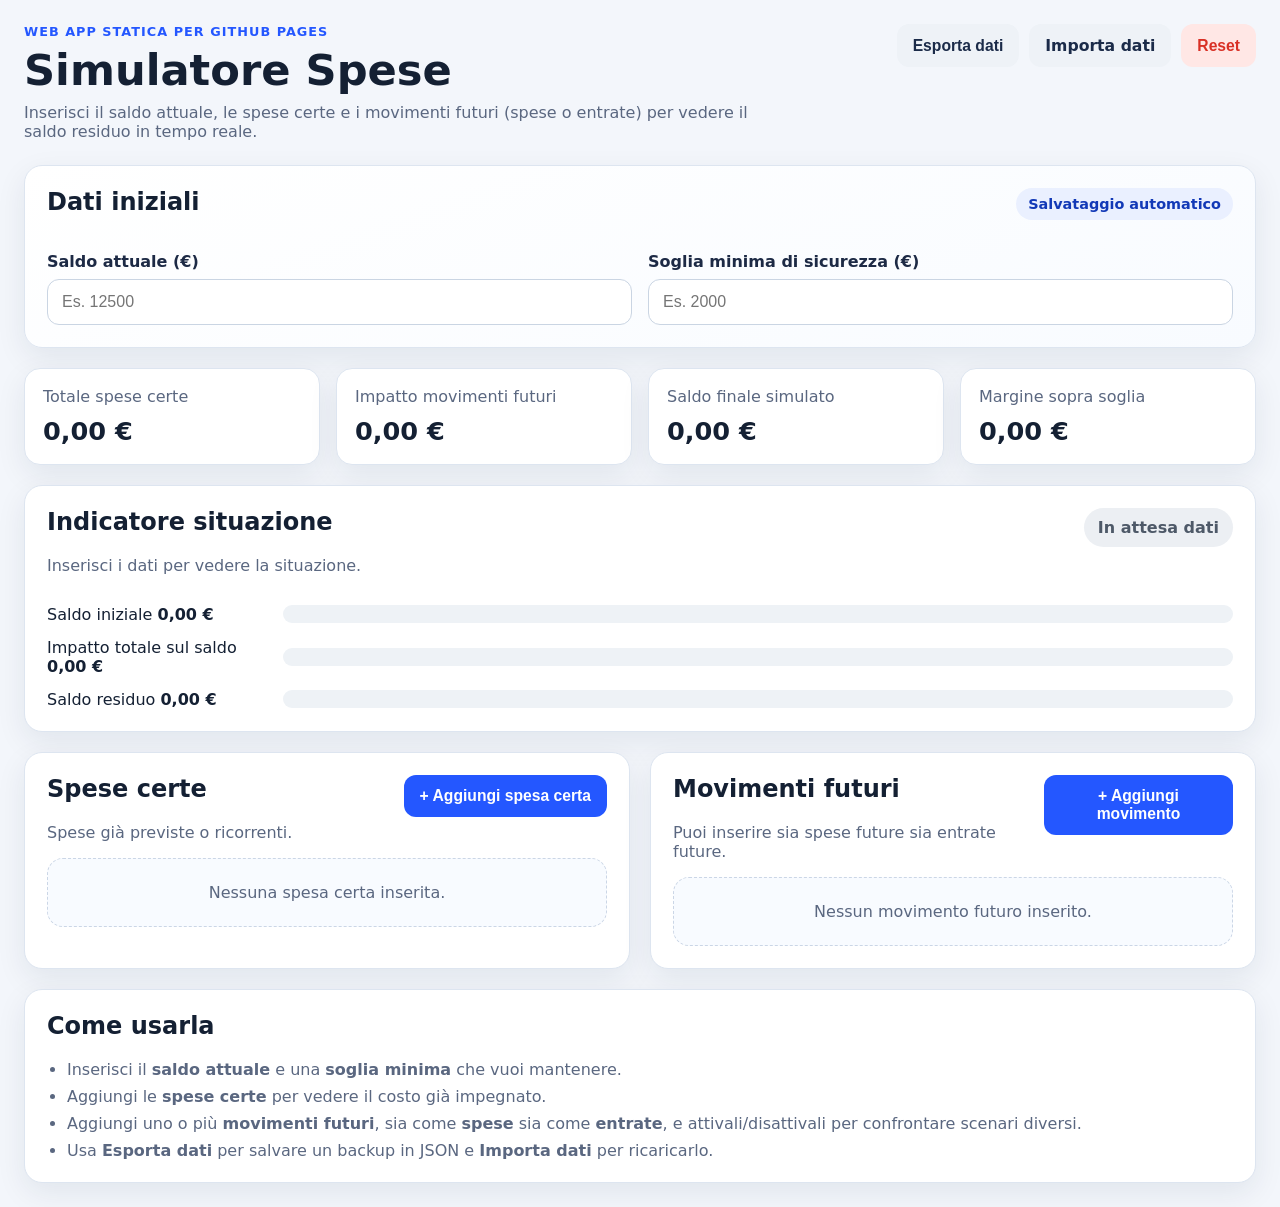
<file: index.html>
<!DOCTYPE html>
<html lang="it">
<head>
  <meta charset="UTF-8" />
  <meta name="viewport" content="width=device-width, initial-scale=1.0" />
  <title>Simulatore Spese</title>
  <link rel="stylesheet" href="style.css" />
</head>
<body>
  <div class="app-shell">
    <header class="topbar">
      <div>
        <p class="eyebrow">Web app statica per GitHub Pages</p>
        <h1>Simulatore Spese</h1>
        <p class="subtitle">Inserisci il saldo attuale, le spese certe e i movimenti futuri (spese o entrate) per vedere il saldo residuo in tempo reale.</p>
      </div>
      <div class="topbar-actions">
        <button id="exportBtn" class="btn btn-secondary">Esporta dati</button>
        <label class="btn btn-secondary file-label">
          Importa dati
          <input id="importFile" type="file" accept="application/json" hidden />
        </label>
        <button id="resetBtn" class="btn btn-danger">Reset</button>
      </div>
    </header>

    <main class="dashboard">
      <section class="card card-highlight">
        <div class="card-header">
          <h2>Dati iniziali</h2>
          <span class="chip">Salvataggio automatico</span>
        </div>
        <div class="grid-2">
          <div class="field">
            <label for="currentBalance">Saldo attuale (€)</label>
            <input id="currentBalance" type="number" step="0.01" placeholder="Es. 12500" />
          </div>
          <div class="field">
            <label for="safetyThreshold">Soglia minima di sicurezza (€)</label>
            <input id="safetyThreshold" type="number" step="0.01" min="0" placeholder="Es. 2000" />
          </div>
        </div>
      </section>

      <section class="stats-grid">
        <article class="stat-card">
          <span class="stat-label">Totale spese certe</span>
          <strong id="certainTotal" class="stat-value">€ 0,00</strong>
        </article>
        <article class="stat-card">
          <span class="stat-label">Impatto movimenti futuri</span>
          <strong id="futureTotal" class="stat-value">€ 0,00</strong>
        </article>
        <article class="stat-card">
          <span class="stat-label">Saldo finale simulato</span>
          <strong id="finalBalance" class="stat-value">€ 0,00</strong>
        </article>
        <article class="stat-card">
          <span class="stat-label">Margine sopra soglia</span>
          <strong id="marginValue" class="stat-value">€ 0,00</strong>
        </article>
      </section>

      <section class="card summary-card">
        <div class="summary-header">
          <div>
            <h2>Indicatore situazione</h2>
            <p id="statusText" class="status-text">Inserisci i dati per vedere la situazione.</p>
          </div>
          <div id="statusBadge" class="status-badge neutral">In attesa dati</div>
        </div>
        <div class="bar-row">
          <div>
            <span>Saldo iniziale</span>
            <strong id="barInitialLabel">€ 0,00</strong>
          </div>
          <div class="progress-track">
            <div id="initialBar" class="progress-bar progress-blue" style="width:0%"></div>
          </div>
        </div>
        <div class="bar-row">
          <div>
            <span>Impatto totale sul saldo</span>
            <strong id="barExpensesLabel">€ 0,00</strong>
          </div>
          <div class="progress-track">
            <div id="expensesBar" class="progress-bar progress-orange" style="width:0%"></div>
          </div>
        </div>
        <div class="bar-row">
          <div>
            <span>Saldo residuo</span>
            <strong id="barFinalLabel">€ 0,00</strong>
          </div>
          <div class="progress-track">
            <div id="finalBar" class="progress-bar progress-green" style="width:0%"></div>
          </div>
        </div>
      </section>

      <div class="columns">
        <section class="card">
          <div class="card-header">
            <div>
              <h2>Spese certe</h2>
              <p class="section-text">Spese già previste o ricorrenti.</p>
            </div>
            <button id="addCertainExpense" class="btn btn-primary">+ Aggiungi spesa certa</button>
          </div>

          <form id="certainForm" class="entry-form hidden">
            <div class="grid-2">
              <div class="field">
                <label for="certainDescription">Descrizione</label>
                <input id="certainDescription" type="text" placeholder="Es. Mutuo" required />
              </div>
              <div class="field">
                <label for="certainAmount">Importo (€)</label>
                <input id="certainAmount" type="number" step="0.01" min="0" placeholder="Es. 850" required />
              </div>
              <div class="field">
                <label for="certainFrequency">Frequenza</label>
                <select id="certainFrequency">
                  <option value="Una tantum">Una tantum</option>
                  <option value="Mensile">Mensile</option>
                  <option value="Trimestrale">Trimestrale</option>
                  <option value="Annuale">Annuale</option>
                </select>
              </div>
              <div class="field">
                <label for="certainDate">Data prevista</label>
                <input id="certainDate" type="date" />
              </div>
            </div>
            <div class="form-actions">
              <button type="submit" class="btn btn-primary">Salva spesa certa</button>
              <button type="button" id="cancelCertainBtn" class="btn btn-secondary">Annulla</button>
            </div>
          </form>

          <div id="certainList" class="list"></div>
        </section>

        <section class="card">
          <div class="card-header">
            <div>
              <h2>Movimenti futuri</h2>
              <p class="section-text">Puoi inserire sia spese future sia entrate future.</p>
            </div>
            <button id="addFutureExpense" class="btn btn-primary">+ Aggiungi movimento</button>
          </div>

          <form id="futureForm" class="entry-form hidden">
            <div class="grid-2">
              <div class="field">
                <label for="futureDescription">Descrizione</label>
                <input id="futureDescription" type="text" placeholder="Es. Vacanza estiva / Bonus" required />
              </div>
              <div class="field">
                <label for="futureAmount">Importo (€)</label>
                <input id="futureAmount" type="number" step="0.01" min="0" placeholder="Es. 1500" required />
              </div>
              <div class="field">
                <label for="futureType">Tipo movimento</label>
                <select id="futureType">
                  <option value="expense" selected>Spesa futura</option>
                  <option value="income">Entrata futura</option>
                </select>
              </div>
              <div class="field">
                <label for="futureCategory">Categoria</label>
                <input id="futureCategory" type="text" placeholder="Es. Viaggi / Stipendio / Rimborso" />
              </div>
              <div class="field">
                <label for="futureDate">Data prevista</label>
                <input id="futureDate" type="date" />
              </div>
              <div class="field">
                <label for="futurePriority">Priorità</label>
                <select id="futurePriority">
                  <option value="Alta">Alta</option>
                  <option value="Media" selected>Media</option>
                  <option value="Bassa">Bassa</option>
                </select>
              </div>
              <div class="field checkbox-field">
                <label for="futureEnabled">Includi nel calcolo</label>
                <input id="futureEnabled" type="checkbox" checked />
              </div>
            </div>
            <div class="form-actions">
              <button type="submit" class="btn btn-primary">Salva movimento</button>
              <button type="button" id="cancelFutureBtn" class="btn btn-secondary">Annulla</button>
            </div>
          </form>

          <div id="futureList" class="list"></div>
        </section>
      </div>

      <section class="card tips-card">
        <h2>Come usarla</h2>
        <ul>
          <li>Inserisci il <strong>saldo attuale</strong> e una <strong>soglia minima</strong> che vuoi mantenere.</li>
          <li>Aggiungi le <strong>spese certe</strong> per vedere il costo già impegnato.</li>
          <li>Aggiungi uno o più <strong>movimenti futuri</strong>, sia come <strong>spese</strong> sia come <strong>entrate</strong>, e attivali/disattivali per confrontare scenari diversi.</li>
          <li>Usa <strong>Esporta dati</strong> per salvare un backup in JSON e <strong>Importa dati</strong> per ricaricarlo.</li>
        </ul>
      </section>
    </main>
  </div>

  <template id="expenseItemTemplate">
    <article class="list-item">
      <div class="list-main">
        <h3 class="item-title"></h3>
        <div class="meta-row"></div>
      </div>
      <div class="list-side">
        <strong class="item-amount"></strong>
        <div class="item-actions"></div>
      </div>
    </article>
  </template>

  <script src="script.js"></script>
</body>
</html>
</file>
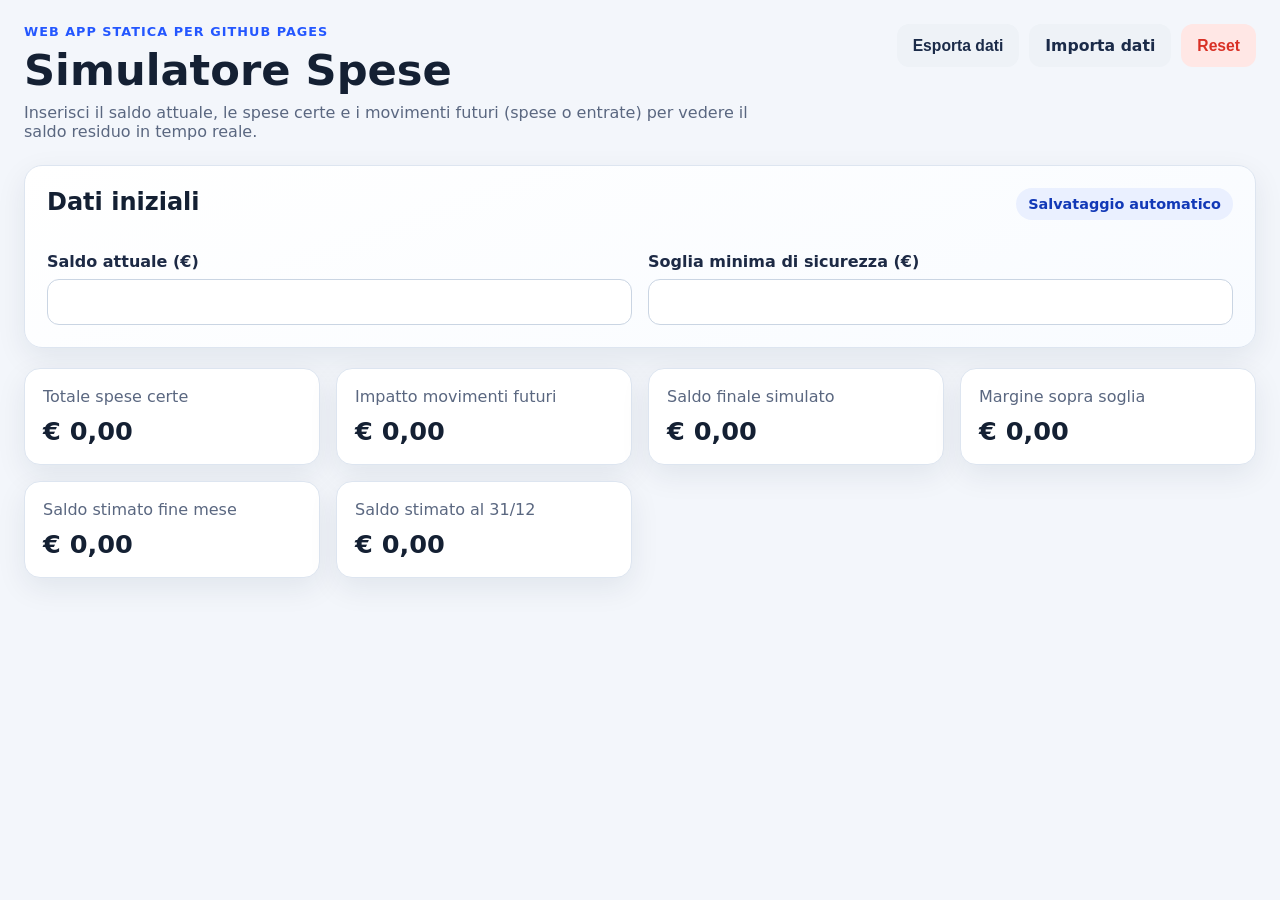
<file: index (1).html>
<!DOCTYPE html>
<html lang="it">
<head>
  <meta charset="UTF-8" />
  <meta name="viewport" content="width=device-width, initial-scale=1.0" />
  <title>Simulatore Spese</title>
  <link rel="stylesheet" href="style.css" />
</head>
<body>
  <div class="app-shell">
    <header class="topbar">
      <div>
        <p class="eyebrow">Web app statica per GitHub Pages</p>
        <h1>Simulatore Spese</h1>
        <p class="subtitle">
          Inserisci il saldo attuale, le spese certe e i movimenti futuri (spese o entrate)
          per vedere il saldo residuo in tempo reale.
        </p>
      </div>
      <div class="topbar-actions">
        <button id="exportBtn" class="btn btn-secondary">Esporta dati</button>
        <label class="btn btn-secondary file-label">
          Importa dati
          <input id="importFile" type="file" accept="application/json" hidden />
        </label>
        <button id="resetBtn" class="btn btn-danger">Reset</button>
      </div>
    </header>

    <main class="dashboard">
      <section class="card card-highlight">
        <div class="card-header">
          <h2>Dati iniziali</h2>
          <span class="chip">Salvataggio automatico</span>
        </div>
        <div class="grid-2">
          <div class="field">
            <label for="currentBalance">Saldo attuale (€)</label>
            <input id="currentBalance" type="number" step="0.01" />
          </div>
          <div class="field">
            <label for="safetyThreshold">Soglia minima di sicurezza (€)</label>
            <input id="safetyThreshold" type="number" step="0.01" />
          </div>
        </div>
      </section>

      <section class="stats-grid">
        <article class="stat-card">
          <span class="stat-label">Totale spese certe</span>
          <strong id="certainTotal" class="stat-value">€ 0,00</strong>
        </article>
        <article class="stat-card">
          <span class="stat-label">Impatto movimenti futuri</span>
          <strong id="futureTotal" class="stat-value">€ 0,00</strong>
        </article>
        <article class="stat-card">
          <span class="stat-label">Saldo finale simulato</span>
          <strong id="finalBalance" class="stat-value">€ 0,00</strong>
        </article>
        <article class="stat-card">
          <span class="stat-label">Margine sopra soglia</span>
          <strong id="marginValue" class="stat-value">€ 0,00</strong>
        </article>
        <article class="stat-card">
          <span class="stat-label">Saldo stimato fine mese</span>
          <strong id="endMonthBalance" class="stat-value">€ 0,00</strong>
        </article>
        <article class="stat-card">
          <span class="stat-label">Saldo stimato al 31/12</span>
          <strong id="endYearBalance" class="stat-value">€ 0,00</strong>
        </article>
      </section>
    </main>
  </div>

  <script src="script.js"></script>
</body>
</html>
</file>
<file: style.css>
:root {
  --bg: #f3f6fb;
  --card: #ffffff;
  --border: #dde5f0;
  --text: #142033;
  --muted: #5a6780;
  --primary: #2457ff;
  --primary-dark: #1239b7;
  --success: #0f9d58;
  --warning: #e37400;
  --danger: #d93025;
  --neutral: #5f6368;
  --shadow: 0 10px 30px rgba(18, 35, 65, 0.08);
  --radius: 18px;
}

* { box-sizing: border-box; }
html, body { margin: 0; padding: 0; font-family: Inter, system-ui, -apple-system, BlinkMacSystemFont, "Segoe UI", sans-serif; background: var(--bg); color: var(--text); }
body { min-height: 100vh; }
.app-shell { max-width: 1320px; margin: 0 auto; padding: 24px; }
.topbar { display: flex; justify-content: space-between; align-items: flex-start; gap: 20px; margin-bottom: 24px; }
.eyebrow { margin: 0 0 6px; color: var(--primary); font-weight: 700; text-transform: uppercase; letter-spacing: .08em; font-size: .8rem; }
h1, h2, h3, p { margin-top: 0; }
h1 { margin-bottom: 8px; font-size: clamp(2rem, 4vw, 2.7rem); }
.subtitle { color: var(--muted); max-width: 760px; margin-bottom: 0; }
.section-text { color: var(--muted); margin-bottom: 0; }
.topbar-actions { display: flex; flex-wrap: wrap; gap: 10px; justify-content: flex-end; }
.dashboard { display: grid; gap: 20px; }
.card { background: var(--card); border: 1px solid var(--border); border-radius: var(--radius); box-shadow: var(--shadow); padding: 22px; }
.card-highlight { background: linear-gradient(160deg, #ffffff 0%, #f8fbff 100%); }
.card-header, .summary-header { display: flex; justify-content: space-between; align-items: flex-start; gap: 16px; margin-bottom: 16px; }
.chip { display: inline-flex; align-items: center; padding: 8px 12px; border-radius: 999px; background: #eaf0ff; color: var(--primary-dark); font-size: .9rem; font-weight: 600; }
.grid-2 { display: grid; grid-template-columns: repeat(2, minmax(0, 1fr)); gap: 16px; }
.field { display: flex; flex-direction: column; gap: 8px; }
label { font-weight: 600; color: #1d2a45; }
input, select { width: 100%; padding: 13px 14px; border-radius: 12px; border: 1px solid #cad5e3; font-size: 1rem; outline: none; transition: border-color .2s, box-shadow .2s; background: #fff; }
input:focus, select:focus { border-color: var(--primary); box-shadow: 0 0 0 4px rgba(36, 87, 255, .12); }
.checkbox-field { justify-content: flex-end; }
.checkbox-field input { width: 22px; height: 22px; margin-top: 8px; }
.stats-grid { display: grid; grid-template-columns: repeat(4, minmax(0, 1fr)); gap: 16px; }
.stat-card { background: var(--card); border: 1px solid var(--border); border-radius: 16px; padding: 18px; box-shadow: var(--shadow); }
.stat-label { display: block; color: var(--muted); margin-bottom: 10px; }
.stat-value { font-size: 1.6rem; }
.summary-card { display: grid; gap: 14px; }
.status-text { color: var(--muted); margin-bottom: 0; }
.status-badge { padding: 10px 14px; border-radius: 999px; font-weight: 700; white-space: nowrap; }
.status-badge.neutral { background: #eceff3; color: #4e5968; }
.status-badge.ok { background: #e7f6ed; color: var(--success); }
.status-badge.warning { background: #fff4e8; color: var(--warning); }
.status-badge.danger { background: #fdeceb; color: var(--danger); }
.bar-row { display: grid; grid-template-columns: 220px 1fr; gap: 16px; align-items: center; }
.progress-track { background: #eef2f6; border-radius: 999px; height: 18px; overflow: hidden; }
.progress-bar { height: 100%; border-radius: 999px; transition: width .3s ease; }
.progress-blue { background: linear-gradient(90deg, #5b7bff, #2457ff); }
.progress-orange { background: linear-gradient(90deg, #ffc17d, #e37400); }
.progress-green { background: linear-gradient(90deg, #54c98c, #0f9d58); }
.progress-red { background: linear-gradient(90deg, #ff9a93, #d93025); }
.columns { display: grid; grid-template-columns: 1fr 1fr; gap: 20px; }
.entry-form { display: grid; gap: 16px; background: #f8fbff; border: 1px solid #dbe6f6; border-radius: 16px; padding: 16px; margin-bottom: 16px; }
.hidden { display: none; }
.form-actions { display: flex; gap: 10px; justify-content: flex-end; }
.btn { border: none; border-radius: 12px; padding: 12px 16px; font-size: .98rem; font-weight: 700; cursor: pointer; transition: transform .05s ease, opacity .2s ease, background .2s ease; }
.btn:active { transform: translateY(1px); }
.btn-primary { background: var(--primary); color: #fff; }
.btn-primary:hover { background: var(--primary-dark); }
.btn-secondary { background: #eef2f7; color: #1b2b49; }
.btn-secondary:hover { background: #e4eaf2; }
.btn-danger { background: #ffe7e5; color: var(--danger); }
.btn-danger:hover { background: #ffd9d6; }
.btn-small { padding: 10px 12px; font-size: .9rem; }
.file-label { display: inline-flex; align-items: center; }
.list { display: grid; gap: 12px; }
.list-item { display: flex; justify-content: space-between; gap: 16px; align-items: flex-start; padding: 16px; border: 1px solid var(--border); border-radius: 16px; background: #fff; }
.list-main { min-width: 0; }
.list-main .item-title { margin-bottom: 8px; font-size: 1.08rem; }
.meta-row { display: flex; flex-wrap: wrap; gap: 8px; }
.meta-pill { display: inline-flex; align-items: center; padding: 6px 10px; border-radius: 999px; font-size: .85rem; background: #eef3f9; color: #334762; }
.meta-pill.priority-alta { background: #fdeceb; color: var(--danger); }
.meta-pill.priority-media { background: #fff4e8; color: var(--warning); }
.meta-pill.priority-bassa { background: #e7f6ed; color: var(--success); }
.meta-pill.disabled { background: #eceff3; color: #566371; }
.list-side { min-width: 190px; text-align: right; }
.item-amount { display: block; font-size: 1.2rem; margin-bottom: 10px; }
.item-actions { display: flex; justify-content: flex-end; flex-wrap: wrap; gap: 8px; }
.empty-state { padding: 24px; text-align: center; color: var(--muted); background: #f8fbff; border-radius: 16px; border: 1px dashed #cbd6e6; }
.tips-card ul { margin-bottom: 0; color: var(--muted); padding-left: 20px; }
.tips-card li + li { margin-top: 8px; }
@media (max-width: 1120px) { .stats-grid { grid-template-columns: repeat(2, minmax(0, 1fr)); } .columns { grid-template-columns: 1fr; } }
@media (max-width: 760px) { .app-shell { padding: 16px; } .topbar, .card-header, .summary-header { flex-direction: column; } .grid-2, .stats-grid { grid-template-columns: 1fr; } .bar-row { grid-template-columns: 1fr; } .list-item { flex-direction: column; } .list-side { min-width: 0; width: 100%; text-align: left; } .item-actions { justify-content: flex-start; } .topbar-actions { width: 100%; justify-content: stretch; } .topbar-actions .btn, .topbar-actions .file-label { flex: 1; justify-content: center; text-align: center; } }
</file>
